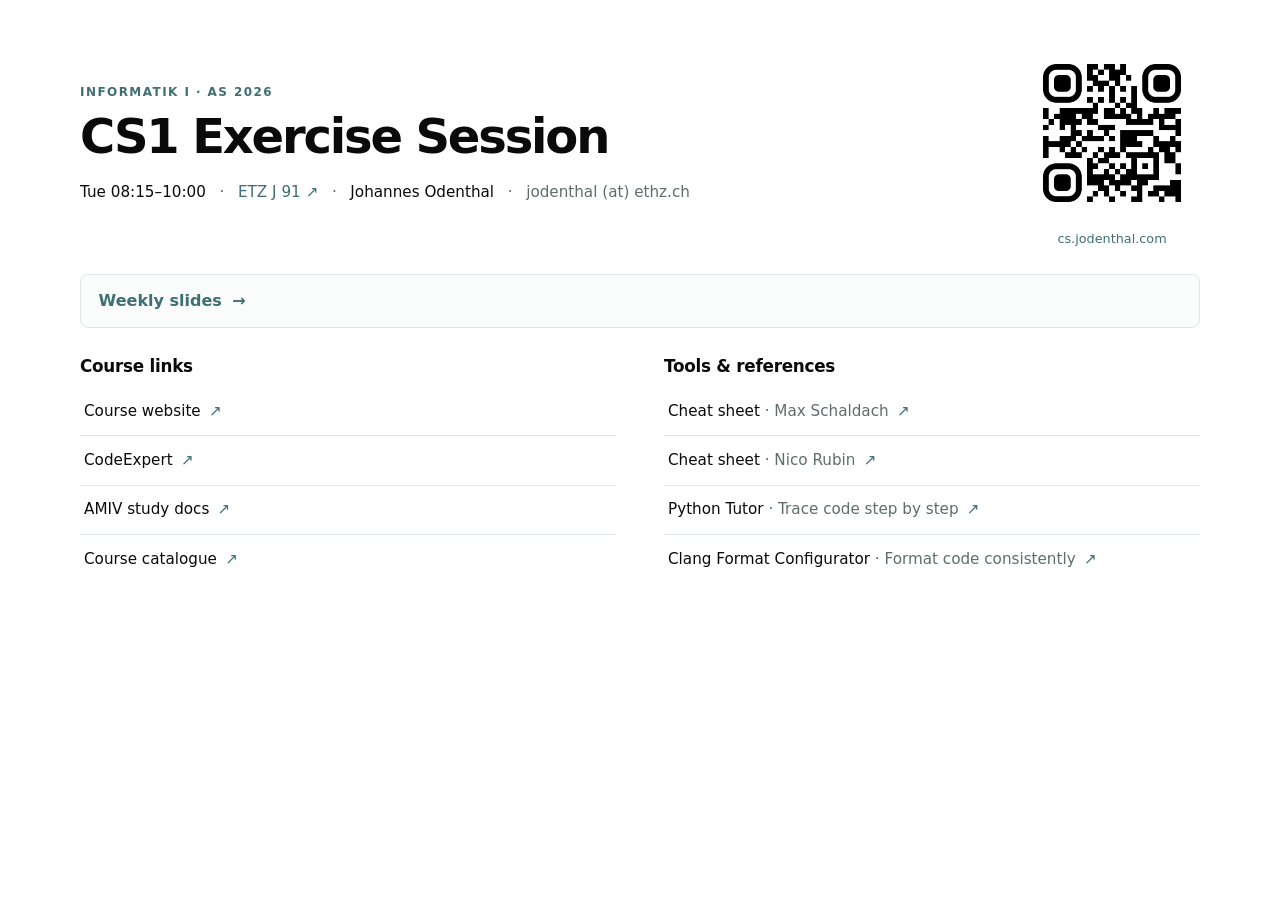
<file: index.html>
<!doctype html>
<html lang="en">
  <head>
    <title>CS1 Exercise Session</title>
    <link href="./main.css?v=20261027-subtle-links" rel="stylesheet" />
    <meta charset="utf-8" />
    <meta name="viewport" content="width=device-width, initial-scale=1" />
    <meta name="robots" content="noindex, nofollow, noarchive" />
    <meta name="color-scheme" content="light dark" />
    <meta name="description" content="Slides, course links and tools for the Informatik I exercise sessions with Johannes Odenthal." />
    <link rel="icon" type="image/x-icon" href="./icon.ico" />
    <!-- Social preview -->
    <link rel="canonical" href="https://cs.jodenthal.com/" />
    <meta property="og:type" content="website" />
    <meta property="og:site_name" content="CS1 Exercise Session" />
    <meta property="og:title" content="CS1 Exercise Session" />
    <meta property="og:description" content="Slides, course links and tools for the Informatik I exercise sessions with Johannes Odenthal." />
    <meta property="og:url" content="https://cs.jodenthal.com/" />
    <meta property="og:image" content="https://cs.jodenthal.com/social/home-v1.png" />
    <meta property="og:image:type" content="image/png" />
    <meta property="og:image:width" content="1200" />
    <meta property="og:image:height" content="630" />
    <meta property="og:image:alt" content="CS1 Exercise Session homepage: weekly slides above course links and tools in two columns." />
    <meta name="twitter:card" content="summary_large_image" />
    <meta name="twitter:title" content="CS1 Exercise Session" />
    <meta name="twitter:description" content="Slides, course links and tools for the Informatik I exercise sessions with Johannes Odenthal." />
    <meta name="twitter:image" content="https://cs.jodenthal.com/social/home-v1.png" />
    <meta name="twitter:image:alt" content="CS1 Exercise Session homepage: weekly slides above course links and tools in two columns." />
    <!-- /Social preview -->
  </head>
  <body>
    <main class="container slides-container home-container">
      <header class="slides-header home-header">
        <p class="eyebrow">Informatik I · AS 2026</p>
        <h1>CS1 Exercise Session</h1>
        <div class="class-details" aria-label="Class information">
          <p>Tue 08:15–10:00 <span class="metadata-separator" aria-hidden="true">·</span> <a class="plain-link" href="https://ethz.ch/en/utils/location.html?building=ETZ&floor=J&room=91&lang=en" target="_blank" rel="noopener noreferrer">ETZ J 91 <span aria-hidden="true">↗</span></a> <span class="metadata-separator" aria-hidden="true">·</span> Johannes Odenthal <span class="metadata-separator" aria-hidden="true">·</span> <span class="class-contact">jodenthal (at) ethz.ch</span></p>
        </div>
      </header>

      <figure class="home-qr">
        <img class="site-qr" src="qr-code.png" alt="QR code for cs.jodenthal.com" width="160" height="160" />
        <figcaption><a href="https://cs.jodenthal.com" class="plain-link">cs.jodenthal.com</a></figcaption>
      </figure>

      <a class="slides-feature" href="./slides.html">Weekly slides <span aria-hidden="true">→</span></a>

      <div class="home-grid">
        <section class="resource-panel" aria-labelledby="course-heading">
          <h2 id="course-heading">Course links</h2>
          <ul class="resource-list">
            <li><a href="https://lec.inf.ethz.ch/mavt/informatik1/2026/" target="_blank" rel="noopener noreferrer"><span>Course website</span><span aria-hidden="true">↗</span></a></li>
            <li><a href="https://expert.ethz.ch/enrolled/AS26/mavt/exercises" target="_blank" rel="noopener noreferrer"><span>CodeExpert</span><span aria-hidden="true">↗</span></a></li>
            <li><a href="https://exams.amiv.ethz.ch/category/informatikidmavt" target="_blank" rel="noopener noreferrer"><span>AMIV study docs</span><span aria-hidden="true">↗</span></a></li>
            <li><a href="https://www.vvz.ethz.ch/Vorlesungsverzeichnis/lerneinheit.view?lang=en&semkez=2026W&ansicht=LEHRVERANSTALTUNGEN&lerneinheitId=202779&" target="_blank" rel="noopener noreferrer"><span>Course catalogue</span><span aria-hidden="true">↗</span></a></li>
          </ul>
        </section>

        <section class="resource-panel" aria-labelledby="tools-heading">
          <h2 id="tools-heading">Tools &amp; references</h2>
          <ul class="resource-list">
            <li><a href="https://exams.amiv.ethz.ch/user/mschaldach/document/zf-informatik-i-max-schaldach" target="_blank" rel="noopener noreferrer"><span>Cheat sheet <span class="resource-author">· Max Schaldach</span></span><span aria-hidden="true">↗</span></a></li>
            <li><a href="https://exams.amiv.ethz.ch/user/nrubin/document/2024-hs-info-i-cheat-sheet" target="_blank" rel="noopener noreferrer"><span>Cheat sheet <span class="resource-author">· Nico Rubin</span></span><span aria-hidden="true">↗</span></a></li>
            <li><a href="http://pythontutor.com/cpp.html#mode=display" target="_blank" rel="noopener noreferrer"><span>Python Tutor <span class="resource-author">· Trace code step by step</span></span><span aria-hidden="true">↗</span></a></li>
            <li><a href="https://clang-format-configurator.site" target="_blank" rel="noopener noreferrer"><span>Clang Format Configurator <span class="resource-author">· Format code consistently</span></span><span aria-hidden="true">↗</span></a></li>
          </ul>
        </section>
      </div>

    </main>
  </body>
</html>
</file>
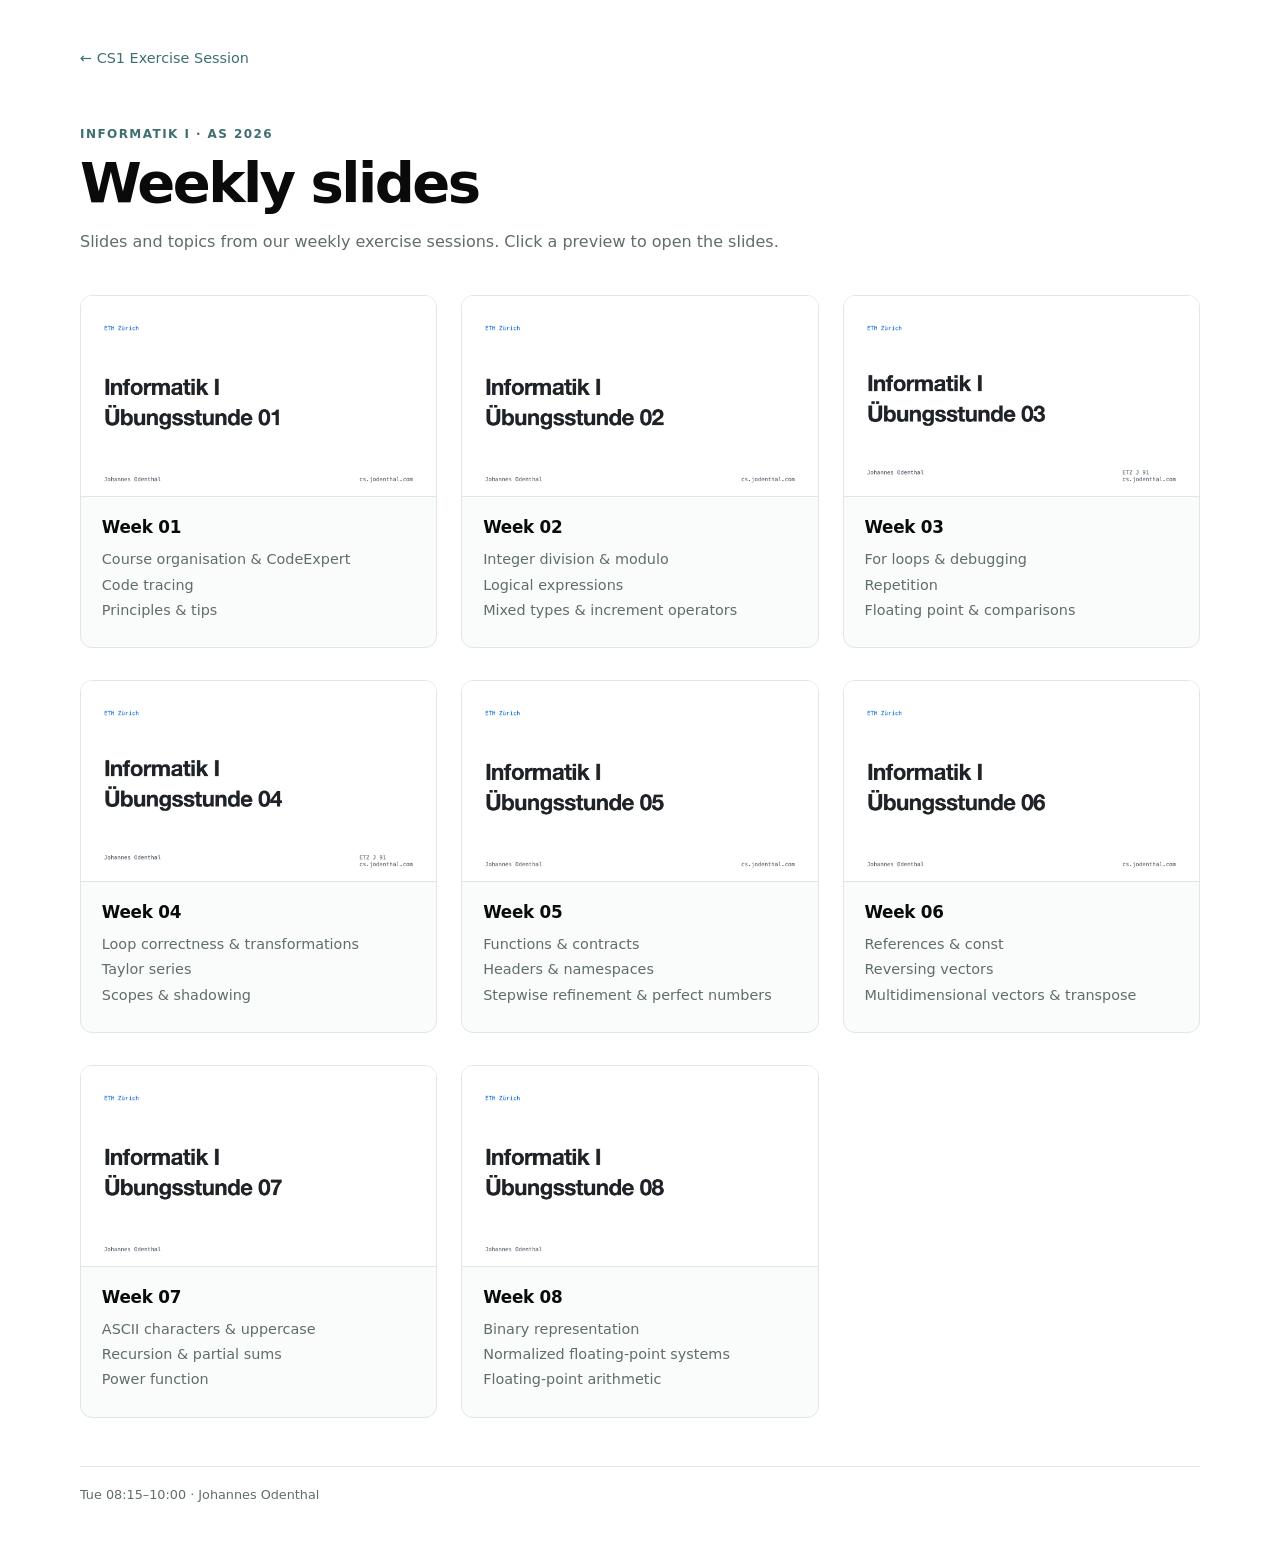
<file: slides.html>
<!doctype html>
<html lang="en">
  <head>
    <meta charset="utf-8" />
    <meta name="viewport" content="width=device-width, initial-scale=1" />
    <meta name="robots" content="noindex, nofollow, noarchive" />
    <meta name="color-scheme" content="light dark" />
    <meta name="description" content="Weekly slides and topics for the Informatik I exercise sessions." />
    <title>Weekly slides · CS1 Exercise</title>
    <link href="./main.css?v=20261027-slides-intro" rel="stylesheet" />
    <link rel="icon" type="image/x-icon" href="./icon.ico" />
    <!-- Social preview -->
    <link rel="canonical" href="https://cs.jodenthal.com/slides.html" />
    <meta property="og:type" content="website" />
    <meta property="og:site_name" content="CS1 Exercise Session" />
    <meta property="og:title" content="Weekly slides" />
    <meta property="og:description" content="Weekly slides and topics for the Informatik I exercise sessions." />
    <meta property="og:url" content="https://cs.jodenthal.com/slides.html" />
    <meta property="og:image" content="https://cs.jodenthal.com/social/slides-v1.png" />
    <meta property="og:image:type" content="image/png" />
    <meta property="og:image:width" content="1200" />
    <meta property="og:image:height" content="630" />
    <meta property="og:image:alt" content="Weekly slides gallery: three cards with slide thumbnails, week numbers and session topics." />
    <meta name="twitter:card" content="summary_large_image" />
    <meta name="twitter:title" content="Weekly slides" />
    <meta name="twitter:description" content="Weekly slides and topics for the Informatik I exercise sessions." />
    <meta name="twitter:image" content="https://cs.jodenthal.com/social/slides-v1.png" />
    <meta name="twitter:image:alt" content="Weekly slides gallery: three cards with slide thumbnails, week numbers and session topics." />
    <!-- /Social preview -->
  </head>
  <body>
    <main class="container slides-container">
      <nav aria-label="Back"><a class="plain-link back-link" href="./">← CS1 Exercise Session</a></nav>
      <header class="slides-header">
        <p class="eyebrow">Informatik I · AS 2026</p>
        <h1>Weekly slides</h1>
        <p class="slides-intro">Slides and topics from our weekly exercise sessions. Click a preview to open the slides.</p>
      </header>
      <ol class="slides-grid" aria-label="Slides by week">
        <li class="slide-card">
          <a class="slide-preview" href="slides/week-01.pdf" target="_blank" rel="noopener noreferrer" aria-label="Open Week 01 slides (PDF, opens in a new tab)">
            <img src="previews/week-01.png" alt="First slide of Week 01" loading="lazy" decoding="async" />
            <span class="preview-hint" aria-hidden="true">Open slides ↗</span>
          </a>
          <div class="slide-details">
            <h2>Week 01</h2>
            <ul class="slide-topics">
              <li>Course organisation &amp; CodeExpert</li>
              <li>Code tracing</li>
              <li>Principles &amp; tips</li>
            </ul>
          </div>
        </li>
        <li class="slide-card">
          <a class="slide-preview" href="slides/week-02.pdf" target="_blank" rel="noopener noreferrer" aria-label="Open Week 02 slides (PDF, opens in a new tab)">
            <img src="previews/week-02.png" alt="First slide of Week 02" loading="lazy" decoding="async" />
            <span class="preview-hint" aria-hidden="true">Open slides ↗</span>
          </a>
          <div class="slide-details">
            <h2>Week 02</h2>
            <ul class="slide-topics">
              <li>Integer division &amp; modulo</li>
              <li>Logical expressions</li>
              <li>Mixed types &amp; increment operators</li>
            </ul>
          </div>
        </li>
        <li class="slide-card">
          <a class="slide-preview" href="slides/week-03.pdf" target="_blank" rel="noopener noreferrer" aria-label="Open Week 03 slides (PDF, opens in a new tab)">
            <img src="previews/week-03.png" alt="First slide of Week 03" loading="lazy" decoding="async" />
            <span class="preview-hint" aria-hidden="true">Open slides ↗</span>
          </a>
          <div class="slide-details">
            <h2>Week 03</h2>
            <ul class="slide-topics">
              <li>For loops &amp; debugging</li>
              <li>Repetition</li>
              <li>Floating point &amp; comparisons</li>
            </ul>
          </div>
        </li>
        <li class="slide-card">
          <a class="slide-preview" href="slides/week-04.pdf" target="_blank" rel="noopener noreferrer" aria-label="Open Week 04 slides (PDF, opens in a new tab)">
            <img src="previews/week-04.png" alt="First slide of Week 04" loading="lazy" decoding="async" />
            <span class="preview-hint" aria-hidden="true">Open slides ↗</span>
          </a>
          <div class="slide-details">
            <h2>Week 04</h2>
            <ul class="slide-topics">
              <li>Loop correctness &amp; transformations</li>
              <li>Taylor series</li>
              <li>Scopes &amp; shadowing</li>
            </ul>
          </div>
        </li>
        <li class="slide-card">
          <a class="slide-preview" href="slides/week-05.pdf" target="_blank" rel="noopener noreferrer" aria-label="Open Week 05 slides (PDF, opens in a new tab)">
            <img src="previews/week-05.png" alt="First slide of Week 05" loading="lazy" decoding="async" />
            <span class="preview-hint" aria-hidden="true">Open slides ↗</span>
          </a>
          <div class="slide-details">
            <h2>Week 05</h2>
            <ul class="slide-topics">
              <li>Functions &amp; contracts</li>
              <li>Headers &amp; namespaces</li>
              <li>Stepwise refinement &amp; perfect numbers</li>
            </ul>
          </div>
        </li>
        <li class="slide-card">
          <a class="slide-preview" href="slides/week-06.pdf" target="_blank" rel="noopener noreferrer" aria-label="Open Week 06 slides (PDF, opens in a new tab)">
            <img src="previews/week-06.png" alt="First slide of Week 06" loading="lazy" decoding="async" />
            <span class="preview-hint" aria-hidden="true">Open slides ↗</span>
          </a>
          <div class="slide-details">
            <h2>Week 06</h2>
            <ul class="slide-topics">
              <li>References &amp; const</li>
              <li>Reversing vectors</li>
              <li>Multidimensional vectors &amp; transpose</li>
            </ul>
          </div>
        </li>
        <li class="slide-card">
          <a class="slide-preview" href="slides/week-07.pdf" target="_blank" rel="noopener noreferrer" aria-label="Open Week 07 slides (PDF, opens in a new tab)">
            <img src="previews/week-07.png" alt="First slide of Week 07" loading="lazy" decoding="async" />
            <span class="preview-hint" aria-hidden="true">Open slides ↗</span>
          </a>
          <div class="slide-details">
            <h2>Week 07</h2>
            <ul class="slide-topics">
              <li>ASCII characters &amp; uppercase</li>
              <li>Recursion &amp; partial sums</li>
              <li>Power function</li>
            </ul>
          </div>
        </li>
        <li class="slide-card">
          <a class="slide-preview" href="slides/week-08.pdf" target="_blank" rel="noopener noreferrer" aria-label="Open Week 08 slides (PDF, opens in a new tab)">
            <img src="previews/week-08.png" alt="First slide of Week 08" loading="lazy" decoding="async" />
            <span class="preview-hint" aria-hidden="true">Open slides ↗</span>
          </a>
          <div class="slide-details">
            <h2>Week 08</h2>
            <ul class="slide-topics">
              <li>Binary representation</li>
              <li>Normalized floating-point systems</li>
              <li>Floating-point arithmetic</li>
            </ul>
          </div>
        </li>
      </ol>
      <footer class="slides-footer">Tue 08:15–10:00 · Johannes Odenthal</footer>
    </main>
  </body>
</html>
</file>
<file: main.css>
:root {
    --font-color: #0a0a0a;
    --bg-color: #ffffff;
    --link-color: #3f6f73;
}

@media (prefers-color-scheme: dark) {
    :root {
        --font-color: #f5f5f5;
        --bg-color: #000000;
        --link-color: #6f9fa3;
    }
}

body {
    font-family:
        system-ui,
        -apple-system,
        "Segoe UI",
        Roboto,
        "Helvetica Neue",
        "Noto Sans",
        "Liberation Sans",
        Arial,
        sans-serif,
        "Apple Color Emoji",
        "Segoe UI Emoji",
        "Segoe UI Symbol",
        "Noto Color Emoji";
    background-color: var(--bg-color);
    color: var(--font-color);
}

h2 {
    margin-top: 2rem;
    margin-bottom: 1rem;
}

.container {
    max-width: 600px;
    margin: 5vw auto;
    padding: 0 0.5rem;
}

.contact-container {
    display: flex;
    flex-wrap: wrap;
    flex-direction: row;
}

.contact {
    div {
        padding-right: 0.25rem;

        &:not(:first-child)::before {
            content: "//";
        }
    }
    a,
    a:visited,
    a:hover,
    a:active {
        padding: 0.25rem;
        color: var(--link-color);
        text-decoration: none;
    }

    a:hover {
        color: var(--bg-color);
        background-color: var(--font-color);
    }
}

.cv {
    width: 100%;

    td {
        vertical-align: top;
        padding-bottom: 0.5rem;
    }

    tr > td:first-child {
        width: 6ch;
    }
    tr > td:nth-child(2) {
    }

    .cv-comp {
        font-weight: bold;
    }

    a,
    a:visited,
    a:hover,
    a:active,
    a:hover {
        color: inherit;
        text-decoration: inherit;
    }
}

.link-container {
    display: flex;
    flex-wrap: wrap;
    flex-direction: column;
    gap: 0.75rem;
}

.link {
    a,
    a:visited,
    a:hover,
    a:active {
        padding: 0.25rem;
        color: inherit;
        text-decoration: none;
    }

    a:hover {
        color: var(--bg-color);
        background-color: var(--font-color);
    }
}

.plain-link,
.plain-link:visited {
  color: var(--link-color);
  text-decoration: none;
}

.plain-link:hover {
  color: color-mix(in srgb, var(--link-color) 80%, var(--font-color));
  text-decoration: none;
}

img {
  width: 50%;
  height: auto;
  display: block;
}

/* Weekly slides: the same quiet typography and teal accent, with room to browse. */
:root {
  --card-border: #dfe6e5;
  --muted-color: #5f6d6b;
  --card-background: #fafcfb;
}

@media (prefers-color-scheme: dark) {
  :root {
    --card-border: #293332;
    --muted-color: #a2b1af;
    --card-background: #0b100f;
  }
}

.weekly-slides-link {
  display: flex;
  flex-wrap: wrap;
  align-items: baseline;
  gap: 0.4rem 1rem;
}

.link-caption {
  color: var(--muted-color);
  font-size: 0.875rem;
}

.slides-container {
  max-width: 1120px;
  padding: 0 1.25rem;
  margin: 3rem auto;
}

.back-link {
  font-size: 0.9rem;
}

.slides-header {
  margin: 3.75rem 0 2.5rem;
}

.eyebrow {
  margin: 0 0 0.75rem;
  color: var(--link-color);
  font-size: 0.75rem;
  font-weight: 650;
  letter-spacing: 0.12em;
  text-transform: uppercase;
}

.slides-header h1 {
  margin: 0 0 0.9rem;
  font-size: clamp(2.2rem, 5vw, 3.5rem);
  line-height: 1.08;
  letter-spacing: -0.045em;
}

.slides-intro {
  color: var(--muted-color);
  line-height: 1.6;
}

.slides-grid {
  display: grid;
  grid-template-columns: repeat(3, minmax(0, 1fr));
  gap: 2rem 1.5rem;
  margin: 0;
  padding: 0;
  list-style: none;
}

.slide-card {
  min-width: 0;
  overflow: hidden;
  border: 1px solid var(--card-border);
  border-radius: 12px;
  background: var(--card-background);
}

.slide-preview {
  display: block;
  position: relative;
  overflow: hidden;
  border-bottom: 1px solid var(--card-border);
  background: #fff;
  color: var(--link-color);
}

.slide-preview img {
  display: block;
  width: 100%;
  height: auto;
  aspect-ratio: 16 / 9;
  object-fit: contain;
  transition: transform 180ms ease;
}

.preview-hint {
  position: absolute;
  right: 0.7rem;
  bottom: 0.7rem;
  padding: 0.4rem 0.6rem;
  border-radius: 5px;
  background: var(--bg-color);
  color: var(--font-color);
  font-size: 0.75rem;
  opacity: 0;
  transition: opacity 180ms ease;
}

.slide-preview:hover img {
  transform: scale(1.025);
}

.slide-preview:hover .preview-hint,
.slide-preview:focus-visible .preview-hint {
  opacity: 1;
}

a:focus-visible {
  outline: 3px solid var(--link-color);
  outline-offset: 4px;
}

.slide-preview:focus-visible {
  outline-offset: -4px;
}

.slide-details {
  padding: 1.25rem 1.3rem 1.5rem;
}

.slide-details h2 {
  margin: 0 0 0.65rem;
  font-size: 1.05rem;
  letter-spacing: -0.015em;
}

.slide-topics {
  margin: 0;
  padding: 0;
  list-style: none;
  color: var(--muted-color);
  font-size: 0.9rem;
  line-height: 1.75;
}

.slides-footer {
  margin-top: 3rem;
  padding-top: 1.25rem;
  border-top: 1px solid var(--card-border);
  color: var(--muted-color);
  font-size: 0.8rem;
}

@media (max-width: 850px) {
  .slides-grid { grid-template-columns: repeat(2, minmax(0, 1fr)); }
}

@media (max-width: 540px) {
  .slides-container { margin-top: 1.75rem; }
  .slides-header { margin: 2.5rem 0 2rem; }
  .slides-grid { grid-template-columns: minmax(0, 1fr); gap: 1.5rem; }
}

@media (prefers-reduced-motion: reduce) {
  .slide-preview img, .preview-hint { transition: none; }
}

/* Compact home: explicit metadata, quiet links and a desktop QR alongside the title. */
.home-container {
  display: grid;
  grid-template-columns: minmax(0, 1fr) 180px;
  grid-template-areas: "header qr" "slides slides" "resources resources";
  column-gap: 2.5rem;
  row-gap: 1.75rem;
  margin: clamp(1.5rem, 5vh, 3rem) auto;
}

.home-header { grid-area: header; margin: 0; align-self: center; min-width: 0; }
.home-header h1 { font-size: clamp(2rem, 4vw, 3rem); margin-bottom: 1.1rem; }
.class-details { font-size: 0.95rem; line-height: 1.7; }
.class-details p { margin: 0.25rem 0 0; white-space: nowrap; }
.metadata-separator { margin: 0 0.55rem; color: var(--muted-color); }
.class-contact { display: inline; color: var(--muted-color); }

.home-qr { grid-area: qr; justify-self: end; margin: 0; text-align: center; }
.home-qr .site-qr { width: 160px; height: 160px; padding: 8px; border-radius: 8px; background: #fff; }
.home-qr figcaption { margin-top: 0.6rem; font-size: 0.8rem; }

.slides-feature {
  grid-area: slides;
  display: flex;
  align-items: center;
  gap: 0.65rem;
  padding: 0.9rem 1.1rem;
  border: 1px solid var(--card-border);
  border-radius: 8px;
  background: var(--card-background);
  color: var(--link-color);
  text-decoration: none;
  font-size: 1rem;
  font-weight: 600;
  line-height: 1.5;
}

.slides-feature:hover { border-color: var(--link-color); }
.home-grid { grid-area: resources; display: grid; grid-template-columns: repeat(2, minmax(0, 1fr)); gap: 3rem; }
.resource-panel { min-width: 0; }
.resource-panel h2 { margin: 0 0 0.65rem; font-size: 1.05rem; letter-spacing: -0.015em; }
.resource-list { margin: 0; padding: 0; list-style: none; }
.resource-list li + li { border-top: 1px solid var(--card-border); }
.resource-list a {
  display: flex;
  align-items: baseline;
  gap: 0.5rem;
  padding: 0.8rem 0.25rem;
  border-radius: 4px;
  color: var(--font-color);
  text-decoration: none;
  font-size: 0.95rem;
  line-height: 1.5;
}
.resource-list a > span:first-child { min-width: 0; overflow-wrap: anywhere; }
.resource-list a > span:last-child { flex-shrink: 0; color: var(--link-color); }
.resource-list a:hover { color: var(--link-color); background: var(--card-background); }
.resource-author { color: var(--muted-color); }

@media (max-width: 700px) {
  .home-container { grid-template-columns: minmax(0, 1fr); grid-template-areas: "header" "slides" "resources" "qr"; gap: 1.75rem; }
  .home-grid { grid-template-columns: minmax(0, 1fr); gap: 1.75rem; }
  .home-qr { justify-self: start; margin-top: 0.5rem; }
  .home-header h1 { font-size: clamp(2rem, 7vw, 2.75rem); }
  .class-details { font-size: 0.875rem; }
  .class-details p { white-space: normal; }
  .metadata-separator { margin: 0 0.25rem; }
}
</file>
